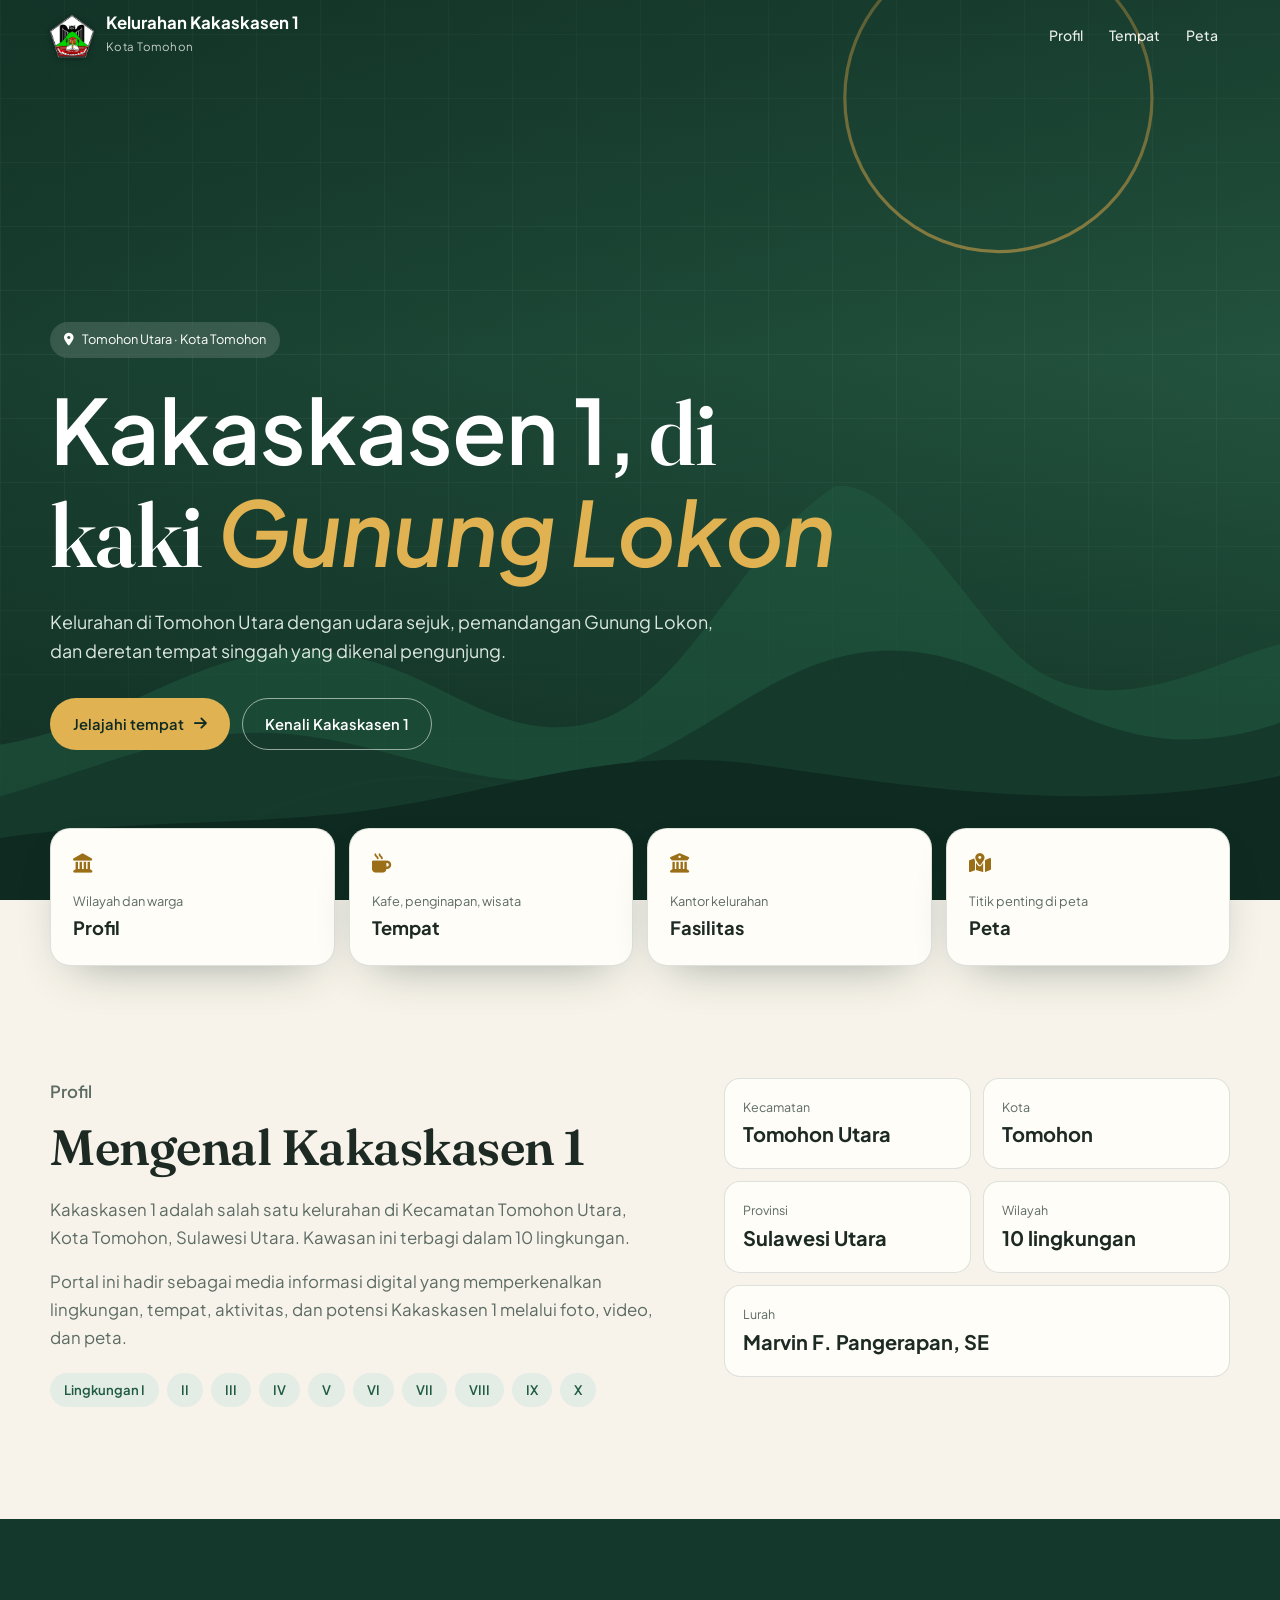
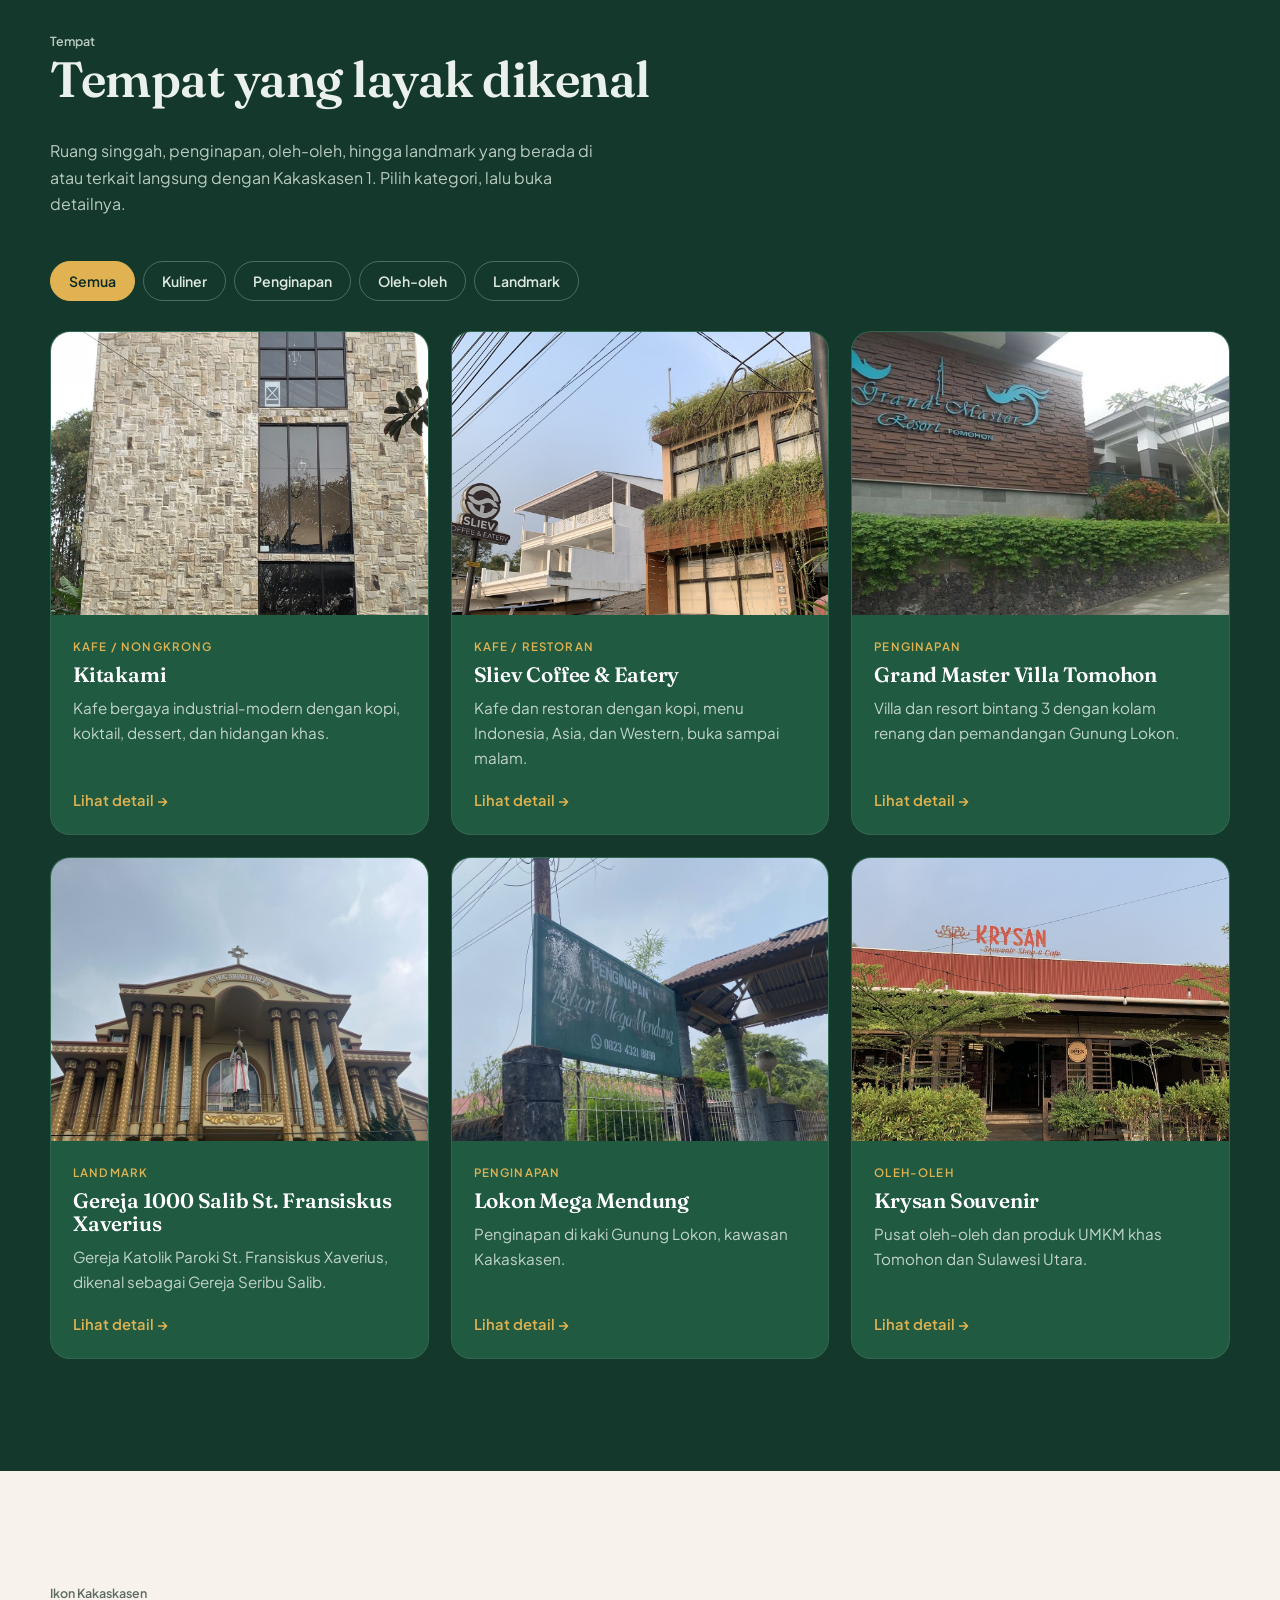
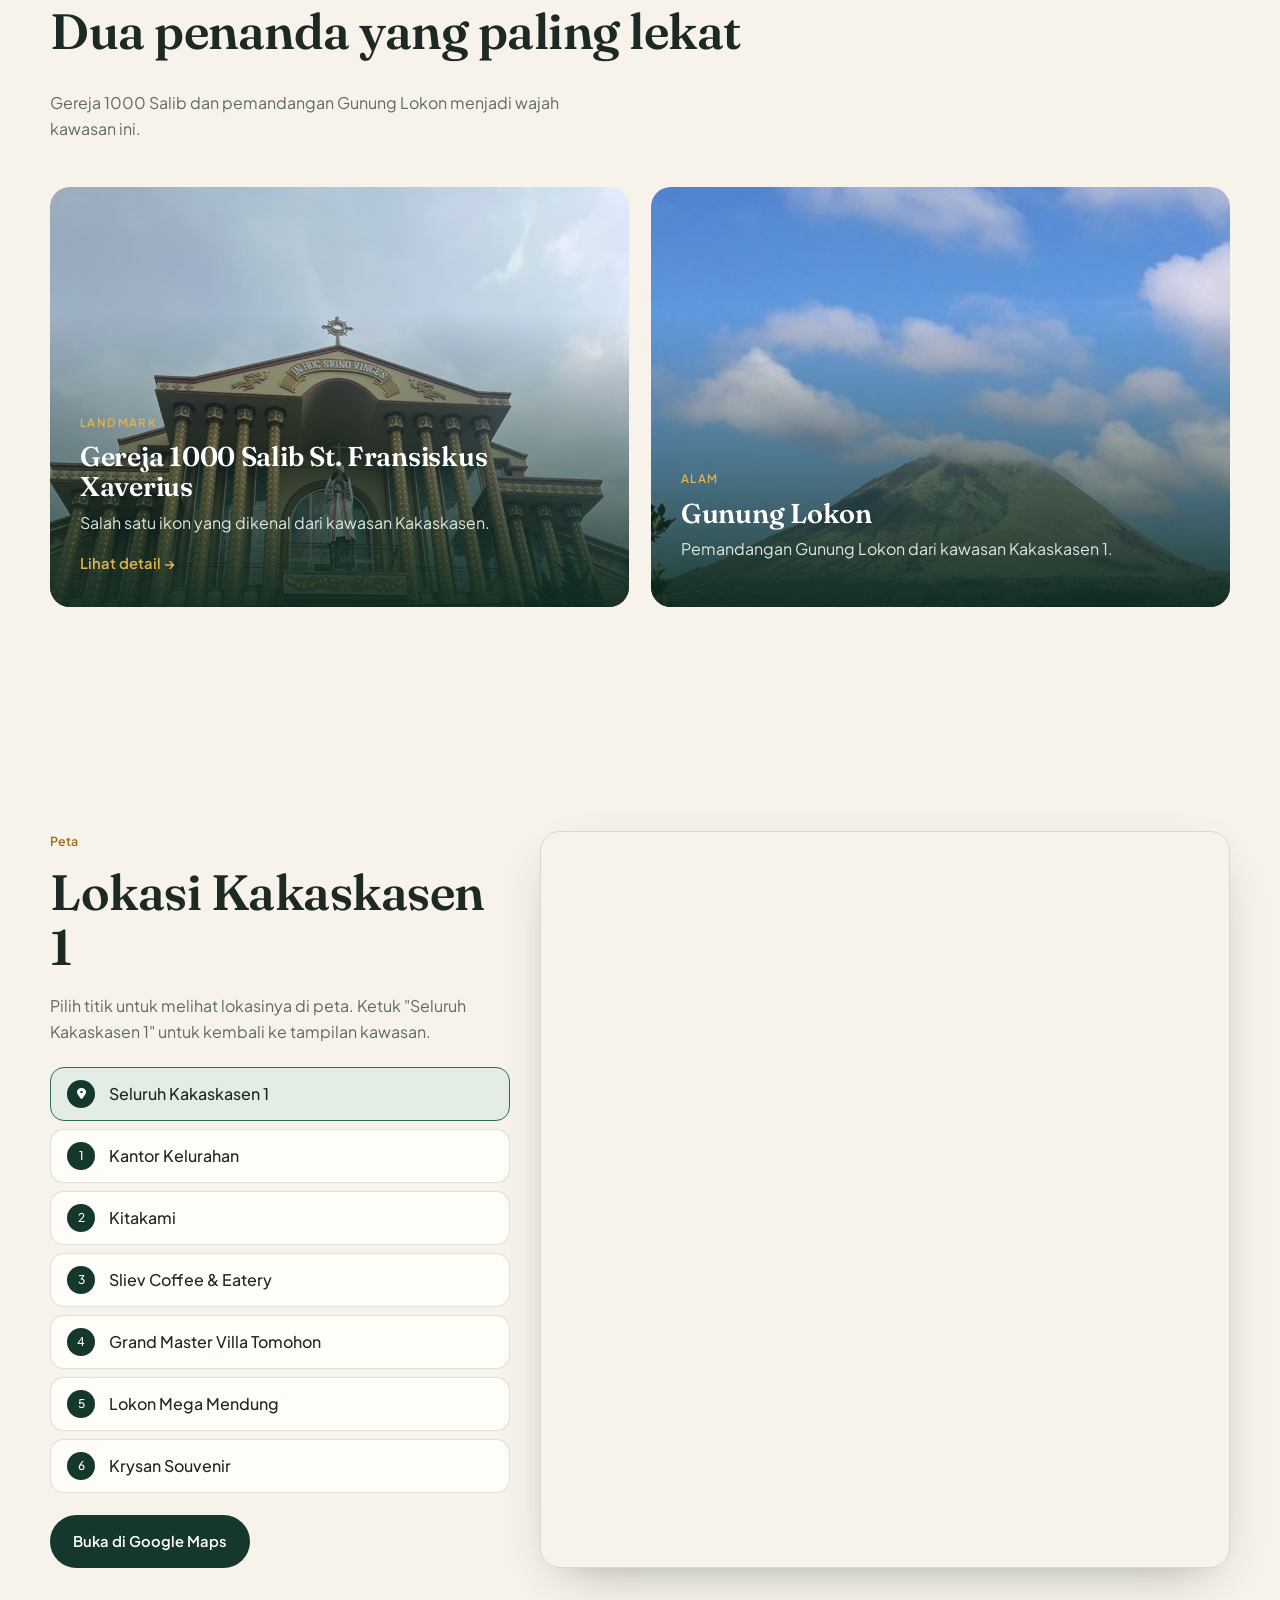
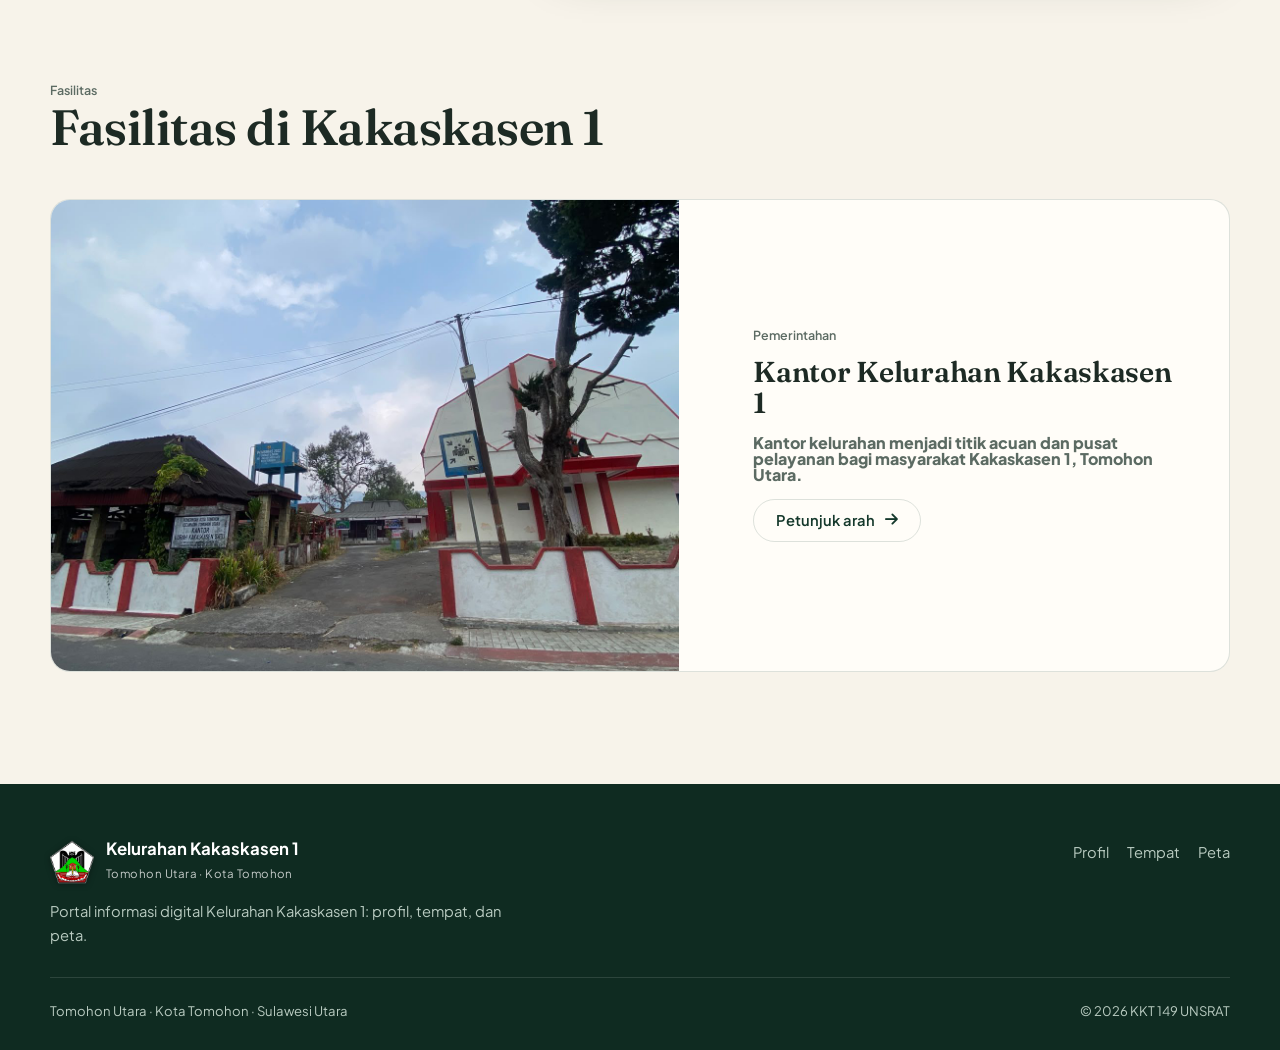
<file: index.html>
<!DOCTYPE html>
<html lang="id">
<head>
<meta charset="UTF-8">
<meta name="viewport" content="width=device-width, initial-scale=1">
<title>Portal Kelurahan Kakaskasen 1 — Tomohon Utara, Kota Tomohon</title>
<meta name="description" content="Profil, tempat, dan peta Kelurahan Kakaskasen 1, Tomohon Utara, Kota Tomohon, Sulawesi Utara.">
<meta name="theme-color" content="#14382b">
<meta property="og:title" content="Portal Kelurahan Kakaskasen 1 — Tomohon Utara, Kota Tomohon"><meta property="og:description" content="Profil, tempat, dan peta Kelurahan Kakaskasen 1, Tomohon Utara, Kota Tomohon, Sulawesi Utara."><meta property="og:locale" content="id_ID"><meta property="og:type" content="website">
<link rel="icon" href="data:image/svg+xml,%3Csvg xmlns='http://www.w3.org/2000/svg' viewBox='0 0 32 32'%3E%3Crect width='32' height='32' rx='8' fill='%2314382b'/%3E%3Cpath d='M4 25 13 10l5 8 3-4 7 11z' fill='%23e0b252'/%3E%3C/svg%3E">
<link rel="preconnect" href="https://fonts.googleapis.com"><link rel="preconnect" href="https://fonts.gstatic.com" crossorigin>
<link href="https://fonts.googleapis.com/css2?family=Fraunces:ital,opsz,wght@0,9..144,500;0,9..144,600;0,9..144,700;1,9..144,500&family=Plus+Jakarta+Sans:wght@400;500;600;700&display=swap" rel="stylesheet">
<link rel="stylesheet" href="https://cdnjs.cloudflare.com/ajax/libs/font-awesome/6.5.2/css/all.min.css">
<link rel="stylesheet" href="css/style.css">
</head>
<body>
<header class="nav">
  <div class="wrap">
    <a class="brand" href="index.html" aria-label="Beranda"><img class="brand-logo" src="assets/logo-tomohon.png" alt="Lambang Kota Tomohon" width="44" height="44"><span><b>Kelurahan Kakaskasen 1</b><small>Kota Tomohon</small></span></a>
    <ul class="links">
      <li><a href="#profil">Profil</a></li>
      <li><a href="#tempat">Tempat</a></li>
      <li><a href="#peta">Peta</a></li>
    </ul>
    <button class="burger" type="button" aria-label="Buka menu" aria-expanded="false"><i class="fa-solid fa-bars"></i></button>
  </div>
</header>

<main>
<section class="hero" id="top">
  <div class="hero-bg">
    <svg viewBox="0 0 1440 400" preserveAspectRatio="none" aria-hidden="true">
      <path d="M0 400V250C140 230 230 150 360 160s190 90 300 70 170-170 280-230c60-5 120 80 190 150s160 50 250 20 160-40 260 20v220z" fill="#1f5a41" opacity=".55"/>
      <path d="M0 400V300c120-30 210-70 330-60s210 60 330 40 200-110 320-120 190 60 300 80 200-30 160-10v70z" fill="#14382b" opacity=".85"/>
      <path d="M0 400V340c160-20 300-10 440-30s260-60 420-40 380 50 580 10v120z" fill="#0f2b21"/>
    </svg>
  </div>
  <div class="wrap">
    <span class="pill"><i class="fa-solid fa-location-dot"></i> Tomohon Utara · Kota Tomohon</span>
    <h1><span style="white-space:nowrap">Kakaskasen 1,</span> di kaki <em>Gunung Lokon</em></h1>
    <p class="lead">Kelurahan di Tomohon Utara dengan udara sejuk, pemandangan Gunung Lokon, dan deretan tempat singgah yang dikenal pengunjung.</p>
    <div class="hero-cta">
      <a class="btn btn-amber" href="#tempat">Jelajahi tempat <i class="fa-solid fa-arrow-right"></i></a>
      <a class="btn btn-ghost" href="#profil">Kenali Kakaskasen 1</a>
    </div>
  </div>
</section>

<div class="quick wrap">
  <div class="quick-grid">
    <a class="qcard" href="#profil"><i class="fa-solid fa-landmark"></i><small>Wilayah dan warga</small><b>Profil</b></a>
    <a class="qcard" href="#tempat"><i class="fa-solid fa-mug-hot"></i><small>Kafe, penginapan, wisata</small><b>Tempat</b></a>
    <a class="qcard" href="#fasilitas"><i class="fa-solid fa-building-columns"></i><small>Kantor kelurahan</small><b>Fasilitas</b></a>
    <a class="qcard" href="#peta"><i class="fa-solid fa-map-location-dot"></i><small>Titik penting di peta</small><b>Peta</b></a>
  </div>
</div>

<section class="sec" id="profil">
  <div class="wrap profil">
    <div class="reveal">
      <p class="eyebrow">Profil</p>
      <h2>Mengenal Kakaskasen 1</h2>
      <p style="margin-top:22px">Kakaskasen 1 adalah salah satu kelurahan di Kecamatan Tomohon Utara, Kota Tomohon, Sulawesi Utara. Kawasan ini terbagi dalam 10 lingkungan.</p>
      <p>Portal ini hadir sebagai media informasi digital yang memperkenalkan lingkungan, tempat, aktivitas, dan potensi Kakaskasen 1 melalui foto, video, dan peta.</p>
      <div class="lings" aria-label="Daftar lingkungan"><span>Lingkungan I</span><span>II</span><span>III</span><span>IV</span><span>V</span><span>VI</span><span>VII</span><span>VIII</span><span>IX</span><span>X</span></div>
    </div>
    <div class="facts reveal">
      <div class="fact"><small>Kecamatan</small><b>Tomohon Utara</b></div>
      <div class="fact"><small>Kota</small><b>Tomohon</b></div>
      <div class="fact"><small>Provinsi</small><b>Sulawesi Utara</b></div>
      <div class="fact"><small>Wilayah</small><b>10 lingkungan</b></div>
      <div class="fact wide"><small>Lurah</small><b>Marvin F. Pangerapan, SE</b></div>
    </div>
  </div>
</section>

<section class="sec dark" id="tempat">
  <div class="wrap">
    <div class="sec-head reveal">
      <div><p class="eyebrow">Tempat</p><h2>Tempat yang layak dikenal</h2></div>
      <p>Ruang singgah, penginapan, oleh-oleh, hingga landmark yang berada di atau terkait langsung dengan Kakaskasen 1. Pilih kategori, lalu buka detailnya.</p>
    </div>
    <div class="tabs" id="place-tabs" role="tablist" aria-label="Kategori tempat"></div>
    <div class="places" id="places-grid"></div>
    <p id="data-note" hidden style="margin-top:28px;color:#f0c987">Daftar tempat tidak tampil. Jalankan lewat Live Server, GitHub Pages, atau hosting; jangan buka file langsung dari folder.</p>
  </div>
</section>

<section class="sec" id="ikon">
  <div class="wrap">
    <div class="sec-head reveal">
      <div><p class="eyebrow">Ikon Kakaskasen</p><h2>Dua penanda yang paling lekat</h2></div>
      <p>Gereja 1000 Salib dan pemandangan Gunung Lokon menjadi wajah kawasan ini.</p>
    </div>
    <div class="icons">
      <article class="icard reveal">
        <img data-cover="gereja" src="assets/images/place-gereja-1000-salib.svg" alt="Gereja 1000 Salib St. Fransiskus Xaverius" loading="lazy">
        <div><small>Landmark</small><h3>Gereja 1000 Salib St. Fransiskus Xaverius</h3><p>Salah satu ikon yang dikenal dari kawasan Kakaskasen.</p><a href="tempat.html?id=gereja-1000-salib">Lihat detail &rarr;</a></div>
      </article>
      <article class="icard reveal">
        <img data-cover="gunung-lokon" src="assets/images/view-lokon.svg" alt="Pemandangan Gunung Lokon" loading="lazy">
        <div><small>Alam</small><h3>Gunung Lokon</h3><p>Pemandangan Gunung Lokon dari kawasan Kakaskasen 1.</p></div>
      </article>
    </div>
  </div>
</section>

<section class="sec" id="peta">
  <div class="wrap map-grid">
    <div class="reveal">
      <p class="eyebrow">Peta</p>
      <h2>Lokasi Kakaskasen 1</h2>
      <p style="color:var(--muted);margin-top:18px">Pilih titik untuk melihat lokasinya di peta. Ketuk "Seluruh Kakaskasen 1" untuk kembali ke tampilan kawasan.</p>
      <ul class="map-list" id="map-list"></ul>
      <a class="btn btn-green" href="https://www.google.com/maps/search/?api=1&query=Kakaskasen+Satu+Tomohon+Utara+Kota+Tomohon" target="_blank" rel="noopener">Buka di Google Maps</a>
    </div>
    <div class="map-frame reveal"><iframe id="map-iframe" title="Peta Kakaskasen 1, Tomohon Utara" loading="lazy" referrerpolicy="no-referrer-when-downgrade" allowfullscreen src="https://www.google.com/maps?q=Kakaskasen+Satu,+Tomohon+Utara,+Kota+Tomohon&output=embed"></iframe></div>
  </div>
</section>

<section class="sec" id="fasilitas" style="padding-top:0">
  <div class="wrap">
    <div class="sec-head reveal"><div><p class="eyebrow">Fasilitas</p><h2>Fasilitas di Kakaskasen 1</h2></div></div>
    <div class="fas reveal">
      <img data-cover="kantor" src="assets/images/place-kantor-kelurahan.svg" alt="Kantor Kelurahan Kakaskasen 1" loading="lazy">
      <div>
        <p class="eyebrow">Pemerintahan</p>
        <h3 style="font-size:1.8rem;margin-bottom:14px">Kantor Kelurahan Kakaskasen 1</h3>
        <p>Kantor kelurahan menjadi titik acuan dan pusat pelayanan bagi masyarakat Kakaskasen 1, Tomohon Utara.</p>
        <a class="btn btn-line" href="https://www.google.com/maps/search/?api=1&query=Kantor+Kelurahan+Kakaskasen+Satu+Tomohon" target="_blank" rel="noopener">Petunjuk arah <i class="fa-solid fa-arrow-right"></i></a>
      </div>
    </div>
  </div>
</section>





</main>

<footer>
  <div class="wrap">
    <div class="foot">
      <div>
        <a class="brand" href="index.html"><img class="brand-logo" src="assets/logo-tomohon.png" alt="Lambang Kota Tomohon" width="44" height="44"><span><b>Kelurahan Kakaskasen 1</b><small>Tomohon Utara · Kota Tomohon</small></span></a>
        <p>Portal informasi digital Kelurahan Kakaskasen 1: profil, tempat, dan peta.</p>
      </div>
      <nav aria-label="Footer"><a href="index.html#profil">Profil</a><a href="index.html#tempat">Tempat</a><a href="index.html#peta">Peta</a></nav>
    </div>
    <div class="legal"><span>Tomohon Utara · Kota Tomohon · Sulawesi Utara</span><span>© <span id="year">2026</span> KKT 149 UNSRAT</span></div>
  </div>
</footer>

<script src="js/main.js"></script>
</body>
</html>
</file>
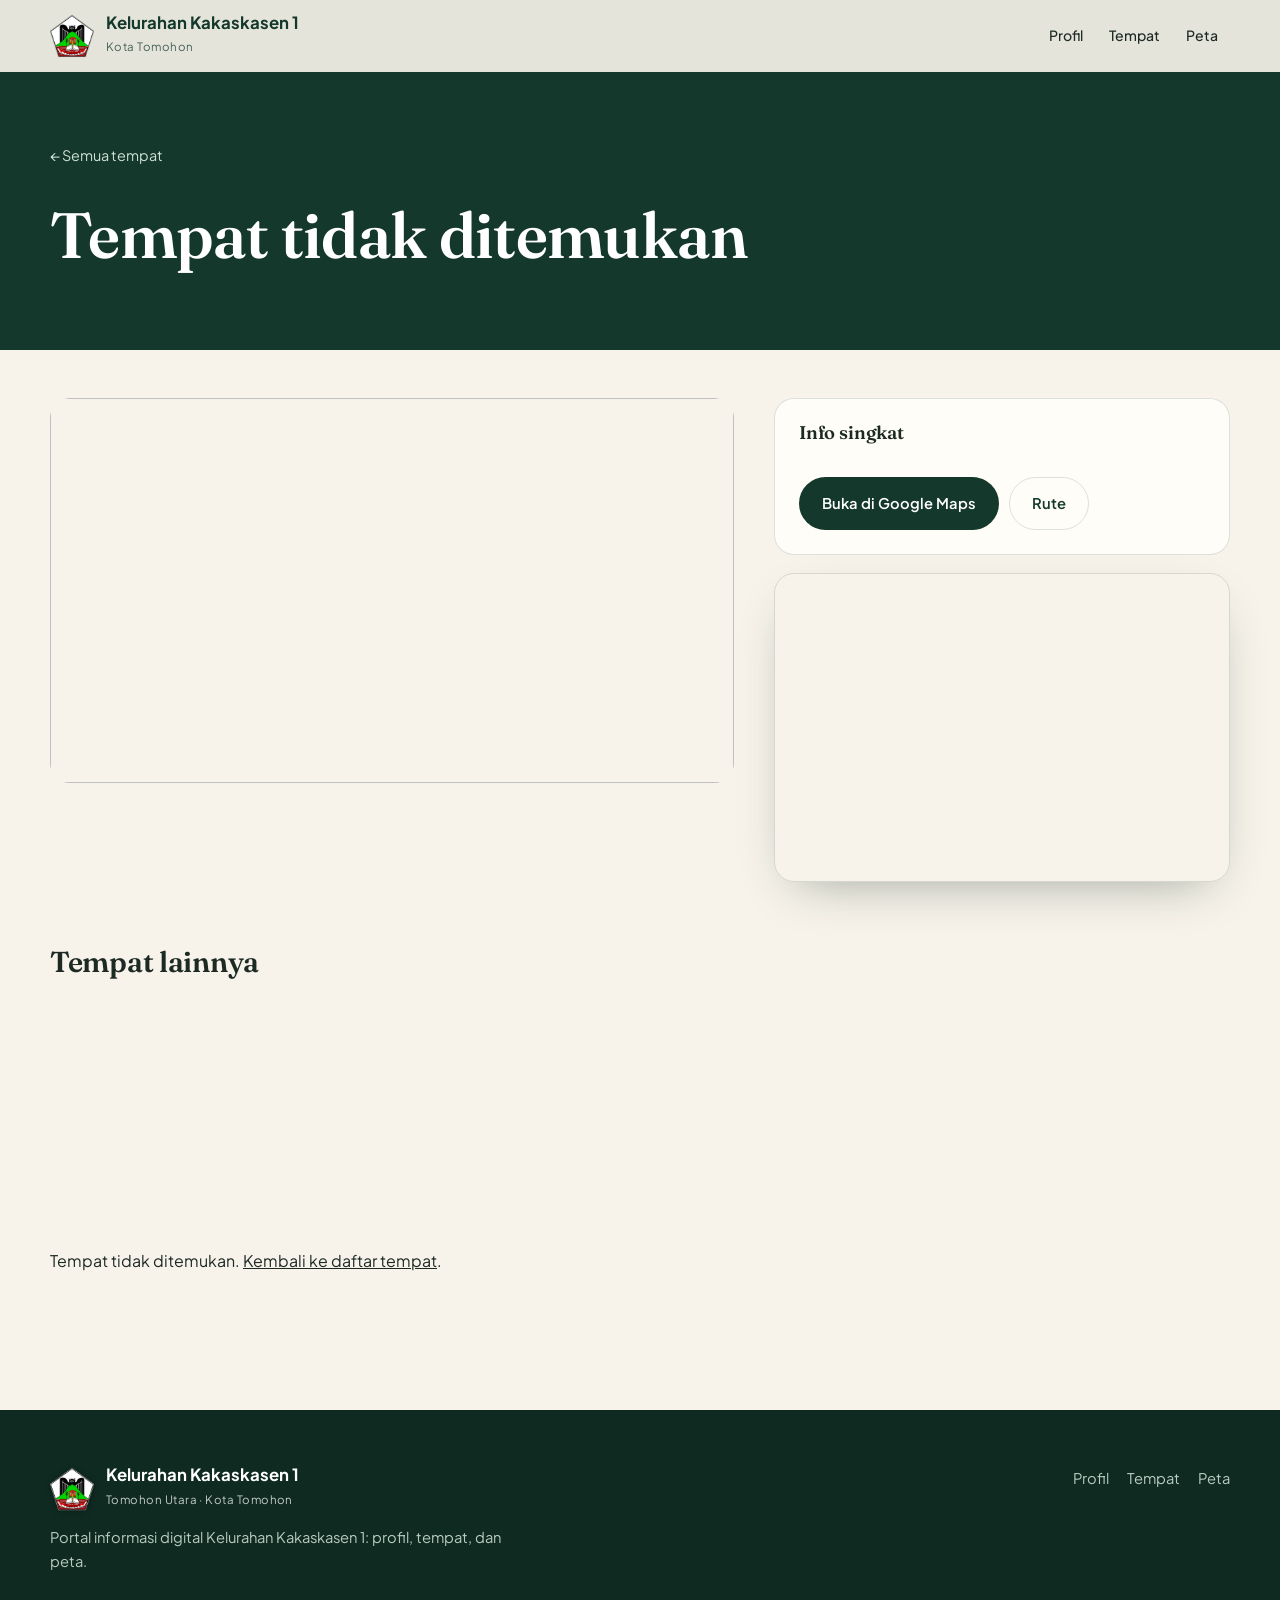
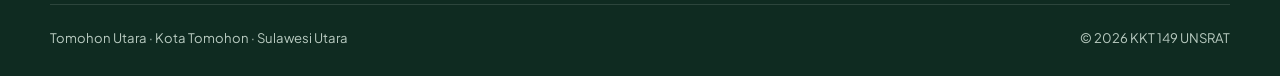
<file: tempat.html>
<!DOCTYPE html>
<html lang="id">
<head>
<meta charset="UTF-8">
<meta name="viewport" content="width=device-width, initial-scale=1">
<title>Tempat — Kelurahan Kakaskasen 1</title>
<meta name="description" content="Informasi lengkap tempat di Kakaskasen 1, Tomohon Utara.">
<meta name="theme-color" content="#14382b">
<meta property="og:title" content="Tempat — Kelurahan Kakaskasen 1"><meta property="og:description" content="Informasi lengkap tempat di Kakaskasen 1, Tomohon Utara."><meta property="og:locale" content="id_ID"><meta property="og:type" content="website">
<link rel="icon" href="data:image/svg+xml,%3Csvg xmlns='http://www.w3.org/2000/svg' viewBox='0 0 32 32'%3E%3Crect width='32' height='32' rx='8' fill='%2314382b'/%3E%3Cpath d='M4 25 13 10l5 8 3-4 7 11z' fill='%23e0b252'/%3E%3C/svg%3E">
<link rel="preconnect" href="https://fonts.googleapis.com"><link rel="preconnect" href="https://fonts.gstatic.com" crossorigin>
<link href="https://fonts.googleapis.com/css2?family=Fraunces:ital,opsz,wght@0,9..144,500;0,9..144,600;0,9..144,700;1,9..144,500&family=Plus+Jakarta+Sans:wght@400;500;600;700&display=swap" rel="stylesheet">
<link rel="stylesheet" href="https://cdnjs.cloudflare.com/ajax/libs/font-awesome/6.5.2/css/all.min.css">
<link rel="stylesheet" href="css/style.css">
</head>
<body data-solid-nav>
<header class="nav">
  <div class="wrap">
    <a class="brand" href="index.html" aria-label="Beranda"><img class="brand-logo" src="assets/logo-tomohon.png" alt="Lambang Kota Tomohon" width="44" height="44"><span><b>Kelurahan Kakaskasen 1</b><small>Kota Tomohon</small></span></a>
    <ul class="links">
      <li><a href="index.html#profil">Profil</a></li>
      <li><a href="index.html#tempat">Tempat</a></li>
      <li><a href="index.html#peta">Peta</a></li>
    </ul>
    <button class="burger" type="button" aria-label="Buka menu" aria-expanded="false"><i class="fa-solid fa-bars"></i></button>
  </div>
</header>

<main id="place-root">
<section class="page-hero place-hero"><div class="wrap"><a class="back" href="index.html#tempat">&larr; Semua tempat</a><p class="eyebrow" id="p-cat" style="color:var(--amber)"></p><h1 id="p-name">Memuat…</h1><p id="p-short" style="margin-top:14px"></p></div></section>
<section class="sec" style="padding-top:48px"><div class="wrap pd">
  <div class="pd-main">
    <img id="p-img" class="pd-img" alt="" hidden>
    <div id="p-about"></div>
    <div id="p-sections"></div>
    <p class="pd-note" id="p-note" hidden></p>
    <div id="p-src" class="pd-src" hidden><h3>Sumber informasi</h3><ul></ul><p>Informasi dirangkum dari sumber di atas dan dapat berubah. Cek langsung ke tempatnya untuk data terbaru.</p></div>
  </div>
  <aside class="pd-side">
    <div class="pd-card"><h3>Info singkat</h3><dl id="p-facts"></dl>
      <div class="acts"><a class="btn btn-green" id="p-open" target="_blank" rel="noopener">Buka di Google Maps</a><a class="btn btn-line" id="p-route" target="_blank" rel="noopener">Rute</a></div></div>
    <div class="map-frame" style="min-height:300px"><iframe id="p-map" title="Peta lokasi" loading="lazy" referrerpolicy="no-referrer-when-downgrade" allowfullscreen style="min-height:300px"></iframe></div>
  </aside>
</div>
<div class="wrap" style="margin-top:64px"><h2 style="font-size:1.8rem;margin-bottom:22px">Tempat lainnya</h2><div class="places others" id="p-others"></div></div></section>
<p id="p-missing" hidden class="wrap" style="padding:120px 0">Tempat tidak ditemukan. <a href="index.html#tempat">Kembali ke daftar tempat</a>.</p>
</main>

<footer>
  <div class="wrap">
    <div class="foot">
      <div>
        <a class="brand" href="index.html"><img class="brand-logo" src="assets/logo-tomohon.png" alt="Lambang Kota Tomohon" width="44" height="44"><span><b>Kelurahan Kakaskasen 1</b><small>Tomohon Utara · Kota Tomohon</small></span></a>
        <p>Portal informasi digital Kelurahan Kakaskasen 1: profil, tempat, dan peta.</p>
      </div>
      <nav aria-label="Footer"><a href="index.html#profil">Profil</a><a href="index.html#tempat">Tempat</a><a href="index.html#peta">Peta</a></nav>
    </div>
    <div class="legal"><span>Tomohon Utara · Kota Tomohon · Sulawesi Utara</span><span>© <span id="year">2026</span> KKT 149 UNSRAT</span></div>
  </div>
</footer>

<script src="js/main.js"></script>
</body>
</html>
</file>
<file: css/style.css>
:root{@import url('https://fonts.googleapis.com/css2?family=Plus+Jakarta+Sans:wght@400;500;600;700&display=swap');

  --green-900:#0f2b21;--green-800:#14382b;--green-700:#1f5a41;--green-600:#2f6b4f;--green-100:#e3ece5;
  --cream:#f7f3ea;--paper:#fffdf8;--ink:#1d2a24;--muted:#5c6b63;--amber:#e0b252;--amber-d:#9a6f17;
  --line:rgba(20,56,43,.14);--r:20px;--shadow:0 18px 50px -24px rgba(15,43,33,.45);
  --serif:'Fraunces',Georgia,serif;--sans:'Plus Jakarta Sans',system-ui,sans-serif;--nav:72px;
}
*{box-sizing:border-box}
html{scroll-behavior:smooth;scroll-padding-top:calc(var(--nav) + 12px)}
body{margin:0;font-family:var(--sans);color:var(--ink);background:var(--cream);line-height:1.65;-webkit-font-smoothing:antialiased;overflow-x:hidden}
img{max-width:100%;display:block}a{color:inherit}
.wrap{width:min(1180px,100% - 40px);margin-inline:auto}
h1,h2,h3{font-family:var(--serif);font-weight:600;line-height:1.1;margin:0;letter-spacing:-.01em}
.eyebrow{font-size:.78rem;letter-spacing:.16em;text-transform:uppercase;font-weight:600;color:var(--amber-d);margin:0 0 14px}
.sec{padding:clamp(64px,9vw,112px) 0}
.sec h2{font-size:clamp(2rem,4.4vw,3.1rem)}
.sec-head{display:flex;justify-content:space-between;align-items:end;gap:32px;flex-wrap:wrap;margin-bottom:44px}
.sec-head p{max-width:46ch;color:var(--muted);margin:0}
.dark{background:var(--green-800);color:#eaf1ec}
.dark .sec-head p{color:#b9cbc1}.dark .eyebrow{color:var(--amber)}
.btn{display:inline-flex;align-items:center;gap:10px;padding:13px 22px;border-radius:999px;font-weight:600;font-size:.92rem;text-decoration:none;border:1.5px solid transparent;cursor:pointer;font-family:inherit;transition:.2s}
.btn-amber{background:var(--amber);color:var(--green-900)}.btn-amber:hover{background:#ecc468;transform:translateY(-1px)}
.btn-ghost{border-color:rgba(255,255,255,.55);color:#fff}.btn-ghost:hover{background:rgba(255,255,255,.12)}
.btn-green{background:var(--green-800);color:#fff}.btn-green:hover{background:var(--green-700)}
.btn-line{border-color:var(--line);color:var(--green-800);background:transparent}.btn-line:hover{background:var(--green-100)}
:focus-visible{outline:3px solid var(--amber);outline-offset:3px}

/* nav */
.nav{position:fixed;inset:0 0 auto;height:var(--nav);z-index:50;transition:.25s}
.nav.solid{background:rgba(247,243,234,.92);backdrop-filter:blur(14px);box-shadow:0 1px 0 var(--line)}
.nav .wrap{height:100%;display:flex;align-items:center;justify-content:space-between;gap:20px}
.brand{display:flex;align-items:center;gap:12px;text-decoration:none;color:#fff}
.nav.solid .brand{color:var(--green-800)}
.brand-mark{width:40px;height:40px;border-radius:12px;background:var(--amber);display:grid;place-items:center;color:var(--green-900);font-family:var(--serif);font-weight:700;font-size:1.2rem}
.brand b{display:block;font-family:var(--serif);font-size:1.05rem;line-height:1.1}
.brand small{font-size:.72rem;opacity:.75;letter-spacing:.04em}
.links{display:flex;gap:2px;list-style:none;margin:0;padding:0}
.links a{display:block;padding:8px 12px;border-radius:999px;text-decoration:none;font-size:.88rem;font-weight:500;color:rgba(255,255,255,.9)}
.nav.solid .links a{color:var(--ink)}
.links a:hover,.links a.on{background:rgba(224,178,82,.25)}
.burger{display:none;background:none;border:0;font-size:1.4rem;color:#fff;cursor:pointer}
.nav.solid .burger{color:var(--green-800)}

/* hero */
.hero{position:relative;min-height:100svh;display:flex;align-items:end;color:#fff;background:var(--green-900);overflow:hidden;padding:calc(var(--nav) + 40px) 0 0}
.hero-bg{position:absolute;inset:0;background:linear-gradient(180deg,rgba(15,43,33,.55),rgba(15,43,33,.2) 40%,rgba(15,43,33,.92)),url(../assets/images/hero-1.svg) center/cover}
.hero-bg svg{position:absolute;inset:auto 0 0;width:100%;height:46%}
.hero .wrap{position:relative;padding-bottom:150px}
.pill{display:inline-flex;gap:8px;align-items:center;padding:7px 14px;border-radius:999px;background:rgba(255,255,255,.14);backdrop-filter:blur(8px);font-size:.8rem;margin-bottom:22px}
.hero h1{font-size:clamp(2.6rem,7.4vw,5.6rem);max-width:15ch}
.hero h1 em{font-style:italic;color:var(--amber)}
.hero p.lead{max-width:52ch;font-size:1.12rem;color:#dbe7df;margin:22px 0 32px}
.hero-cta{display:flex;gap:12px;flex-wrap:wrap}
.quick{position:relative;margin-top:-72px;z-index:5}
.quick-grid{display:grid;grid-template-columns:repeat(4,1fr);gap:14px}
.qcard{background:var(--paper);border-radius:var(--r);padding:22px;text-decoration:none;box-shadow:var(--shadow);border:1px solid var(--line);transition:.2s;display:block}
.qcard:hover{transform:translateY(-4px)}
.qcard i{color:var(--amber-d);font-size:1.2rem}
.qcard small{display:block;color:var(--muted);font-size:.8rem;margin-top:14px}
.qcard b{font-family:var(--serif);font-size:1.15rem}

/* profil */
.profil{display:grid;grid-template-columns:1.1fr .9fr;gap:56px;align-items:start}
.profil p{color:var(--muted);font-size:1.05rem}
.facts{display:grid;grid-template-columns:1fr 1fr;gap:12px}
.fact{background:var(--paper);border:1px solid var(--line);border-radius:16px;padding:18px}
.fact small{color:var(--muted);font-size:.78rem;display:block}
.fact b{font-family:var(--serif);font-size:1.25rem}
.fact.wide{grid-column:1/-1}
.lings{display:flex;flex-wrap:wrap;gap:8px;margin-top:22px}
.lings span{padding:6px 14px;border-radius:999px;background:var(--green-100);color:var(--green-700);font-size:.82rem;font-weight:600}

/* tabs + places */
.tabs{display:flex;gap:8px;flex-wrap:wrap;margin-bottom:30px}
.tab{padding:10px 18px;border-radius:999px;border:1.5px solid rgba(255,255,255,.25);background:transparent;color:#dbe7df;font:600 .88rem var(--sans);cursor:pointer}
.tab.on,.tab:hover{background:var(--amber);color:var(--green-900);border-color:var(--amber)}
.places{display:grid;grid-template-columns:repeat(3,1fr);gap:22px}
.place{background:var(--green-700);border-radius:var(--r);overflow:hidden;display:flex;flex-direction:column;transition:.25s;border:1px solid rgba(255,255,255,.08)}
.place:hover{transform:translateY(-5px)}
.place.hide{display:none}
.place img{aspect-ratio:4/3;object-fit:cover;width:100%}
.place-b{padding:22px;display:flex;flex-direction:column;gap:8px;flex:1}
.place-b small{color:var(--amber);font-weight:600;letter-spacing:.1em;text-transform:uppercase;font-size:.72rem}
.place-b h3{font-size:1.3rem;color:#fff}
.place-b p{margin:0;color:#c3d4ca;font-size:.95rem}
.place-b button{margin-top:auto;align-self:start;background:none;border:0;color:var(--amber);font:600 .92rem var(--sans);cursor:pointer;padding:10px 0 0}

/* ikon */
.icons{display:grid;grid-template-columns:1fr 1fr;gap:22px}
.icard{position:relative;border-radius:var(--r);overflow:hidden;min-height:420px;color:#fff;display:flex;align-items:end}
.icard>img{position:absolute;inset:0;width:100%;height:100%;object-fit:cover}
.icard:after{content:"";position:absolute;inset:0;background:linear-gradient(180deg,transparent 30%,rgba(15,43,33,.92))}
.icard div{position:relative;z-index:1;padding:30px}
.icard small{color:var(--amber);font-weight:600;letter-spacing:.12em;text-transform:uppercase;font-size:.72rem}
.icard h3{font-size:1.7rem;margin:8px 0}
.icard p{margin:0 0 14px;color:#dbe7df;max-width:40ch}
.icard a,.icard button{color:var(--amber);font:600 .92rem var(--sans);text-decoration:none;background:none;border:0;padding:0;cursor:pointer}

/* video */
.video{position:relative;border-radius:var(--r);overflow:hidden;background:#000;aspect-ratio:16/9;box-shadow:var(--shadow)}
.video video,.video .poster{position:absolute;inset:0;width:100%;height:100%;object-fit:cover}
.video .play{position:absolute;inset:0;margin:auto;width:84px;height:84px;border-radius:50%;border:0;background:var(--amber);color:var(--green-900);font-size:1.5rem;cursor:pointer;box-shadow:0 0 0 12px rgba(224,178,82,.28)}
.video.playing .play,.video.playing .poster{display:none}

/* peta */
.map-grid{display:grid;grid-template-columns:.8fr 1.2fr;gap:30px;align-items:stretch}
.map-list{list-style:none;margin:22px 0;padding:0;display:grid;gap:8px}
.map-list li{display:flex;gap:14px;align-items:center;padding:12px 16px;background:var(--paper);border:1px solid var(--line);border-radius:14px;cursor:pointer;font-weight:500}
.map-list li.on,.map-list li:hover{border-color:var(--green-600);background:var(--green-100)}
.map-list span{width:28px;height:28px;border-radius:50%;background:var(--green-800);color:#fff;display:grid;place-items:center;font-size:.75rem;flex:none}
.map-frame{border-radius:var(--r);overflow:hidden;min-height:480px;box-shadow:var(--shadow);border:1px solid var(--line)}
.map-frame iframe{width:100%;height:100%;min-height:480px;border:0}

/* fasilitas */
.fas{display:grid;grid-template-columns:1.2fr 1fr;gap:26px;align-items:center;background:var(--paper);border:1px solid var(--line);border-radius:var(--r);overflow:hidden}
.fas img{width:100%;height:100%;min-height:340px;object-fit:cover}
.fas div{padding:clamp(24px,4vw,48px)}
.fas p{color:var(--muted)}

/* statistik */
.stats{display:grid;grid-template-columns:repeat(4,1fr);gap:14px}
.stat{background:var(--paper);border:1px solid var(--line);border-radius:var(--r);padding:26px}
.stat b{font-family:var(--serif);font-size:2.2rem;display:block;color:var(--green-700)}
.stat small{color:var(--muted)}
.stat.todo b{color:#aab3ad}
.note{margin-top:18px;font-size:.85rem;color:var(--muted)}

/* layanan */
.svc-grid{display:grid;grid-template-columns:repeat(4,1fr);gap:16px}
.svc{background:var(--paper);border:1px solid var(--line);border-radius:var(--r);padding:26px;display:flex;flex-direction:column;gap:10px}
.svc i{width:46px;height:46px;border-radius:14px;background:var(--green-100);color:var(--green-700);display:grid;place-items:center;font-size:1.1rem}
.svc h3{font-size:1.1rem}
.svc p{margin:0;color:var(--muted);font-size:.92rem}
.svc a{margin-top:auto;padding-top:8px;font-weight:600;font-size:.9rem;color:var(--green-700);text-decoration:none}

/* aspirasi */
.asp{display:grid;grid-template-columns:1fr 1fr;gap:40px;align-items:start}
.code{background:var(--green-900);border:1px solid rgba(255,255,255,.12);border-radius:16px;padding:22px;font:.86rem/1.8 ui-monospace,monospace;color:#d6e4db;white-space:pre-wrap;margin:0 0 22px}
.steps{list-style:none;padding:0;margin:0;display:grid;gap:14px;counter-reset:s}
.steps li{counter-increment:s;display:flex;gap:14px;color:#c3d4ca}
.steps li:before{content:counter(s);flex:none;width:32px;height:32px;border-radius:50%;background:var(--amber);color:var(--green-900);font-weight:700;display:grid;place-items:center}
.steps b{color:#fff;display:block}

/* tim */
.team{display:grid;grid-template-columns:repeat(4,1fr);gap:16px}
.member{background:var(--paper);border:1px solid var(--line);border-radius:var(--r);padding:22px;text-align:center}
.member .av{width:84px;height:84px;border-radius:50%;margin:0 auto 14px;background:var(--green-100);color:var(--green-700);display:grid;place-items:center;font-size:1.6rem}
.member b{display:block}
.member small{color:var(--muted)}

/* galeri */
.masonry{columns:3;column-gap:16px}
.mi{break-inside:avoid;margin:0 0 16px;position:relative;display:block;width:100%;border:0;padding:0;border-radius:16px;overflow:hidden;cursor:zoom-in;background:none}
.mi img{width:100%;transition:.4s}
.mi:hover img{transform:scale(1.04)}
.mi.hide{display:none}
.mi span{position:absolute;left:12px;bottom:12px;background:rgba(15,43,33,.8);color:#fff;font-size:.75rem;padding:5px 11px;border-radius:999px}
.tabs.light .tab{border-color:var(--line);color:var(--green-800)}
.tabs.light .tab.on,.tabs.light .tab:hover{background:var(--green-800);color:#fff;border-color:var(--green-800)}
.page-hero{background:var(--green-800);color:#fff;padding:calc(var(--nav) + 70px) 0 64px}
.page-hero h1{font-size:clamp(2.4rem,6vw,4rem)}
.page-hero p{color:#b9cbc1;max-width:54ch}

/* footer */
footer{background:var(--green-900);color:#b9cbc1;padding:56px 0 28px}
.foot{display:flex;justify-content:space-between;gap:30px;flex-wrap:wrap;padding-bottom:30px;border-bottom:1px solid rgba(255,255,255,.12)}
.foot .brand{color:#fff}
.foot p{margin:14px 0 0;max-width:42ch;font-size:.92rem}
.foot nav{display:flex;gap:18px;flex-wrap:wrap;align-content:start}
.foot nav a{text-decoration:none;font-size:.92rem}
.foot nav a:hover{color:var(--amber)}
.legal{display:flex;justify-content:space-between;gap:14px;flex-wrap:wrap;padding-top:22px;font-size:.82rem}

/* modal + lightbox */
.modal,.lb{position:fixed;inset:0;z-index:100;display:none;place-items:center;padding:20px}
.modal.open,.lb.open{display:grid}
.modal:before,.lb:before{content:"";position:absolute;inset:0;background:rgba(10,24,18,.78);backdrop-filter:blur(4px)}
.panel{position:relative;background:var(--paper);border-radius:24px;width:min(880px,100%);max-height:92vh;overflow:auto;display:grid;grid-template-columns:1fr 1fr}
.panel iframe{width:100%;height:100%;min-height:340px;border:0}
.panel-b{padding:34px}
.panel-b small{color:var(--amber-d);font-weight:600;letter-spacing:.1em;text-transform:uppercase;font-size:.74rem}
.panel-b h2{font-size:1.7rem;margin:8px 0 12px}
.panel-b p{color:var(--muted)}
.acts{display:flex;gap:10px;flex-wrap:wrap;margin-top:20px}
.x{position:absolute;top:14px;right:14px;z-index:3;width:40px;height:40px;border-radius:50%;border:0;background:#fff;box-shadow:0 4px 14px rgba(0,0,0,.2);cursor:pointer;font-size:1rem}
.lb figure{position:relative;margin:0;max-width:min(1000px,100%)}
.lb img{max-height:80vh;border-radius:14px;margin-inline:auto}
.lb figcaption{color:#fff;text-align:center;margin-top:12px;font-size:.9rem}
.lbn{position:absolute;z-index:3;top:50%;width:46px;height:46px;border-radius:50%;border:0;background:#fff;cursor:pointer}
.lbn.p{left:16px}.lbn.n{right:16px}
.reveal{opacity:0;transform:translateY(22px);transition:opacity .7s,transform .7s}
.reveal.in{opacity:1;transform:none}
@media(prefers-reduced-motion:reduce){.reveal{opacity:1;transform:none;transition:none}html{scroll-behavior:auto}}
@media(max-width:1060px){.links a{padding:8px 9px;font-size:.84rem}}
@media(max-width:980px){
  .quick-grid,.stats,.svc-grid,.team{grid-template-columns:repeat(2,1fr)}
  .places{grid-template-columns:repeat(2,1fr)}
  .profil,.map-grid,.fas,.asp,.icons{grid-template-columns:1fr}
  .masonry{columns:2}.panel{grid-template-columns:1fr}
  .burger{display:block}
  .links{position:fixed;inset:var(--nav) 0 auto;background:var(--cream);flex-direction:column;padding:14px 20px 24px;display:none;box-shadow:var(--shadow)}
  .nav.open .links{display:flex}
  .nav.open{background:var(--cream)}
  .nav.open .brand,.nav.open .burger{color:var(--green-800)}
  .links a{color:var(--ink)!important;padding:13px 14px}
}
@media(max-width:560px){
  .places,.quick-grid,.svc-grid,.team,.stats,.facts{grid-template-columns:1fr}
  .masonry{columns:1}.hero .wrap{padding-bottom:120px}
}

/* detail tempat */
.place-hero .back{display:inline-block;margin-bottom:18px;color:#cfe0d6;text-decoration:none;font-size:.9rem}.place-hero .back:hover{color:var(--amber)}
.pd{display:grid;grid-template-columns:1.5fr 1fr;gap:40px;align-items:start}
.pd-img{width:100%;border-radius:var(--r);aspect-ratio:16/9;object-fit:cover;margin-bottom:28px}
.pd-main p{color:var(--muted);font-size:1.05rem}
.pd-main h3{font-size:1.25rem;margin:30px 0 12px}
.chips{list-style:none;padding:0;margin:0;display:flex;flex-wrap:wrap;gap:8px}.chips li{padding:7px 14px;border-radius:999px;background:var(--green-100);color:var(--green-700);font-size:.88rem;font-weight:500}
.pd-note{margin-top:28px;padding:16px 18px;border-radius:14px;background:#fbf0d4;border:1px solid #e9d49a;color:#5b4710;font-size:.92rem}
.pd-src{margin-top:34px;font-size:.88rem;color:var(--muted)}.pd-src h3{font-size:1rem;margin:0 0 8px}.pd-src ul{margin:0 0 10px;padding-left:18px}.pd-src a{color:var(--green-700)}
.pd-side{display:grid;gap:18px;position:sticky;top:calc(var(--nav) + 16px)}
.pd-card{background:var(--paper);border:1px solid var(--line);border-radius:var(--r);padding:24px}.pd-card h3{font-size:1.15rem;margin-bottom:14px}
.pd-card dl{margin:0;display:grid;gap:12px}.pd-card dt{font-size:.74rem;letter-spacing:.08em;text-transform:uppercase;color:var(--amber-d);font-weight:600}.pd-card dd{margin:2px 0 0;font-size:.95rem}
.places.others{grid-template-columns:repeat(3,1fr)}
.place-b .more{margin-top:auto;padding-top:10px;color:var(--amber);font-weight:600;font-size:.92rem;text-decoration:none}
@media(max-width:980px){.pd{grid-template-columns:1fr}.pd-side{position:static}.places.others{grid-template-columns:repeat(2,1fr)}}
@media(max-width:560px){.places.others{grid-template-columns:1fr}}

/* foto asli: potret tidak terpotong jelek */
.place img,.icard>img,.fas img{object-position:center 30%}
.pd-img.portrait{aspect-ratio:auto;width:auto;max-width:100%;max-height:680px;margin-inline:auto;object-fit:contain;background:var(--green-100)}
.pd-main:has(.pd-img.portrait) .pd-img{display:block}

/* logo kota tomohon di header & footer */
.brand-logo{width:44px;height:44px;object-fit:contain;flex:none;filter:drop-shadow(0 1px 3px rgba(0,0,0,.35))}
.nav.solid .brand-logo{filter:none}

/* Deskripsi tidak huruf kapital */
p,li,dd,.place-b p,.panel-b p{text-transform:none;letter-spacing:0}

body,
body *:not(i):not([class*="fa-"]):not(h1):not(h2):not(h3){
  font-family:'Plus Jakarta Sans',system-ui,sans-serif !important;
}
p,li,dd{text-transform:none !important;letter-spacing:0 !important}
</file>
